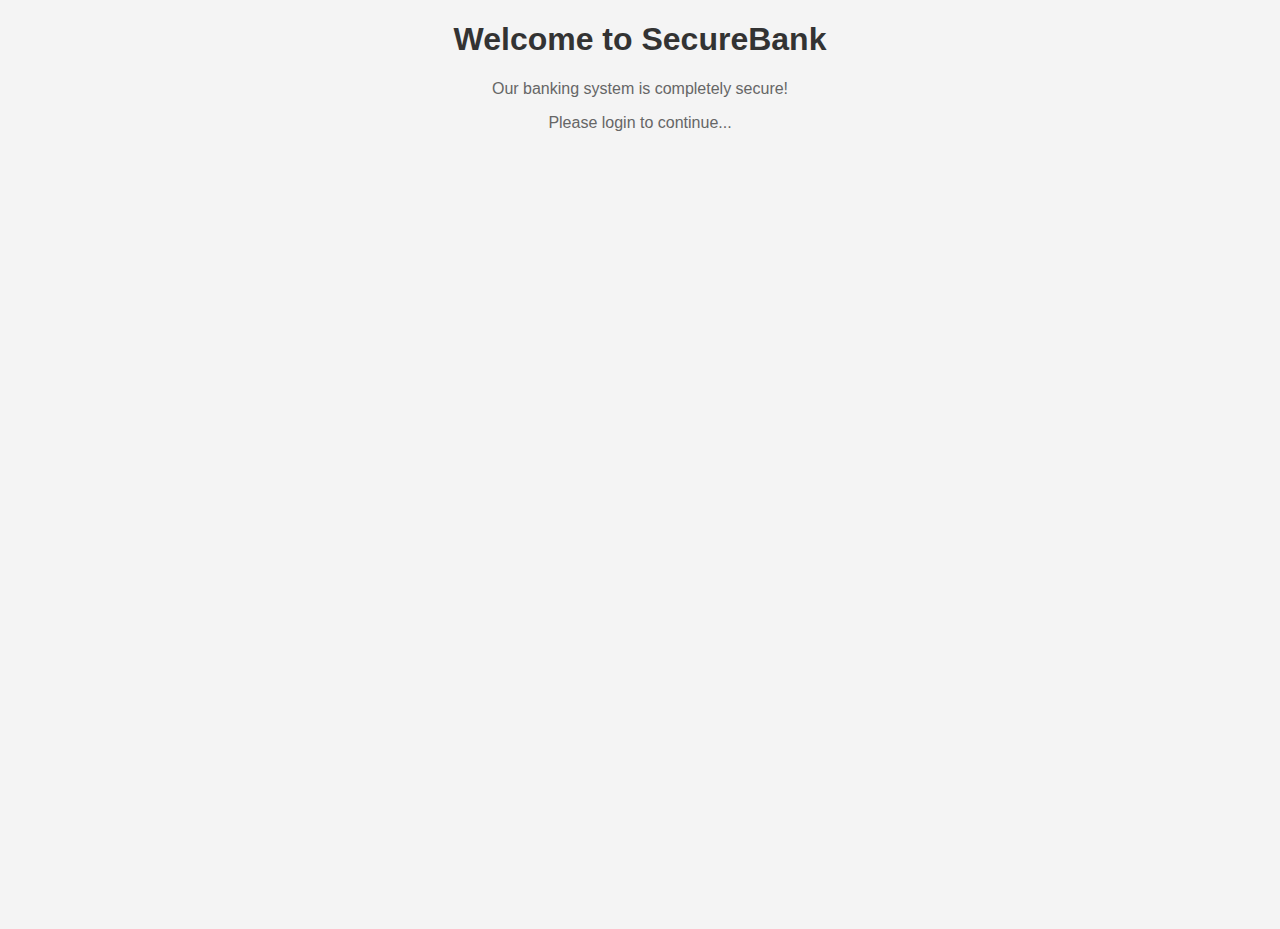
<file: 🤖/html/index.html>
<!DOCTYPE html>
<html>
<head>
    <title>Welcome to SecureBank</title>
    <meta charset="UTF-8">
    <link rel="stylesheet" type="text/css" href="styles.css">
</head>
<body>
    <h1>Welcome to SecureBank</h1>
    <p>Our banking system is completely secure!</p>
    <!-- FHFCTF{r0b07_4r3 (1/2) -->
    <p>Please login to continue...</p>
</body>
</html>
</file>
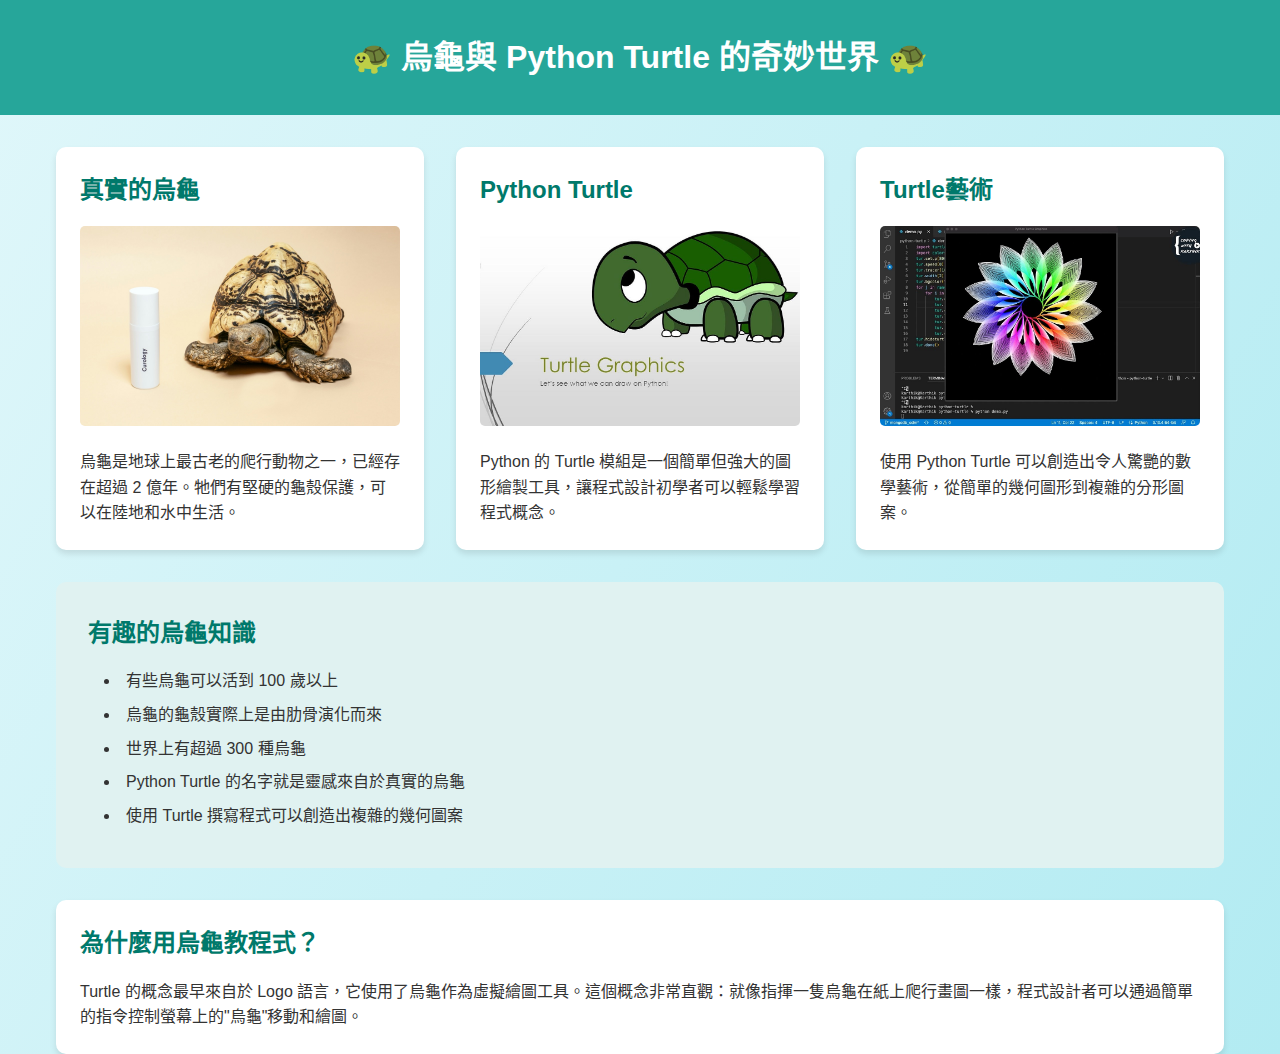
<file: Web/Turtle? but not useful/app/index.html>
<!DOCTYPE html>
<html lang="zh-TW">
<head>
    <meta charset="UTF-8">
    <meta name="viewport" content="width=device-width, initial-scale=1.0">
    <title>烏龜與 Python Turtle 的世界</title>
    <style>
        * {
            margin: 0;
            padding: 0;
            box-sizing: border-box;
        }

        body {
            font-family: Arial, sans-serif;
            line-height: 1.6;
            color: #333;
            background: linear-gradient(120deg, #e0f7fa, #b2ebf2);
            min-height: 100vh;
        }

        header {
            background-color: #26a69a;
            color: white;
            text-align: center;
            padding: 2rem;
            margin-bottom: 2rem;
        }

        .container {
            max-width: 1200px;
            margin: 0 auto;
            padding: 0 1rem;
        }

        .grid {
            display: grid;
            grid-template-columns: repeat(auto-fit, minmax(300px, 1fr));
            gap: 2rem;
            margin-bottom: 2rem;
        }

        .card {
            background: white;
            border-radius: 10px;
            padding: 1.5rem;
            box-shadow: 0 4px 6px rgba(0, 0, 0, 0.1);
            transition: transform 0.3s ease;
        }

        .card:hover {
            transform: translateY(-5px);
        }

        .card h2 {
            color: #00796b;
            margin-bottom: 1rem;
        }

        .card img {
            width: 100%;
            height: 200px;
            object-fit: cover;
            border-radius: 5px;
            margin-bottom: 1rem;
        }

        .fact-list {
            background: #e0f2f1;
            padding: 2rem;
            border-radius: 10px;
            margin: 2rem 0;
        }

        .fact-list h2 {
            color: #00796b;
            margin-bottom: 1rem;
        }

        .fact-list ul {
            list-style-position: inside;
            padding-left: 1rem;
        }

        .fact-list li {
            margin-bottom: 0.5rem;
        }

        footer {
            background: #004d40;
            color: white;
            text-align: center;
            padding: 1rem;
            margin-top: 2rem;
        }

        @media (max-width: 768px) {
            .grid {
                grid-template-columns: 1fr;
            }
        }
    </style>
</head>
<body>
    <header>
        <h1>🐢 烏龜與 Python Turtle 的奇妙世界 🐢</h1>
    </header>

    <div class="container">
        <div class="grid">
            <div class="card">
                <h2>真實的烏龜</h2>
                <img src="assets/01_70.jpeg" alt="真實烏龜的照片" />
                <p>烏龜是地球上最古老的爬行動物之一，已經存在超過 2 億年。牠們有堅硬的龜殼保護，可以在陸地和水中生活。</p>
            </div>

            <div class="card">
                <h2>Python Turtle</h2>
                <img src="assets/02_72.jpeg" alt="Python Turtle 範例" />
                <p>Python 的 Turtle 模組是一個簡單但強大的圖形繪製工具，讓程式設計初學者可以輕鬆學習程式概念。</p>
            </div>

            <div class="card">
                <h2>Turtle藝術</h2>
                <img src="assets/03_70.jpeg" alt="Turtle 繪製的藝術作品" />
                <p>使用 Python Turtle 可以創造出令人驚艷的數學藝術，從簡單的幾何圖形到複雜的分形圖案。</p>
            </div>
        </div>

        <div class="fact-list">
            <h2>有趣的烏龜知識</h2>
            <ul>
                <li>有些烏龜可以活到 100 歲以上</li>
                <li>烏龜的龜殼實際上是由肋骨演化而來</li>
                <li>世界上有超過 300 種烏龜</li>
                <li>Python Turtle 的名字就是靈感來自於真實的烏龜</li>
                <li>使用 Turtle 撰寫程式可以創造出複雜的幾何圖案</li>
            </ul>
        </div>

        <div class="card">
            <h2>為什麼用烏龜教程式？</h2>
            <p>Turtle 的概念最早來自於 Logo 語言，它使用了烏龜作為虛擬繪圖工具。這個概念非常直觀：就像指揮一隻烏龜在紙上爬行畫圖一樣，程式設計者可以通過簡單的指令控制螢幕上的"烏龜"移動和繪圖。</p>
        </div>
    </div>
</body>
</html>
</file>
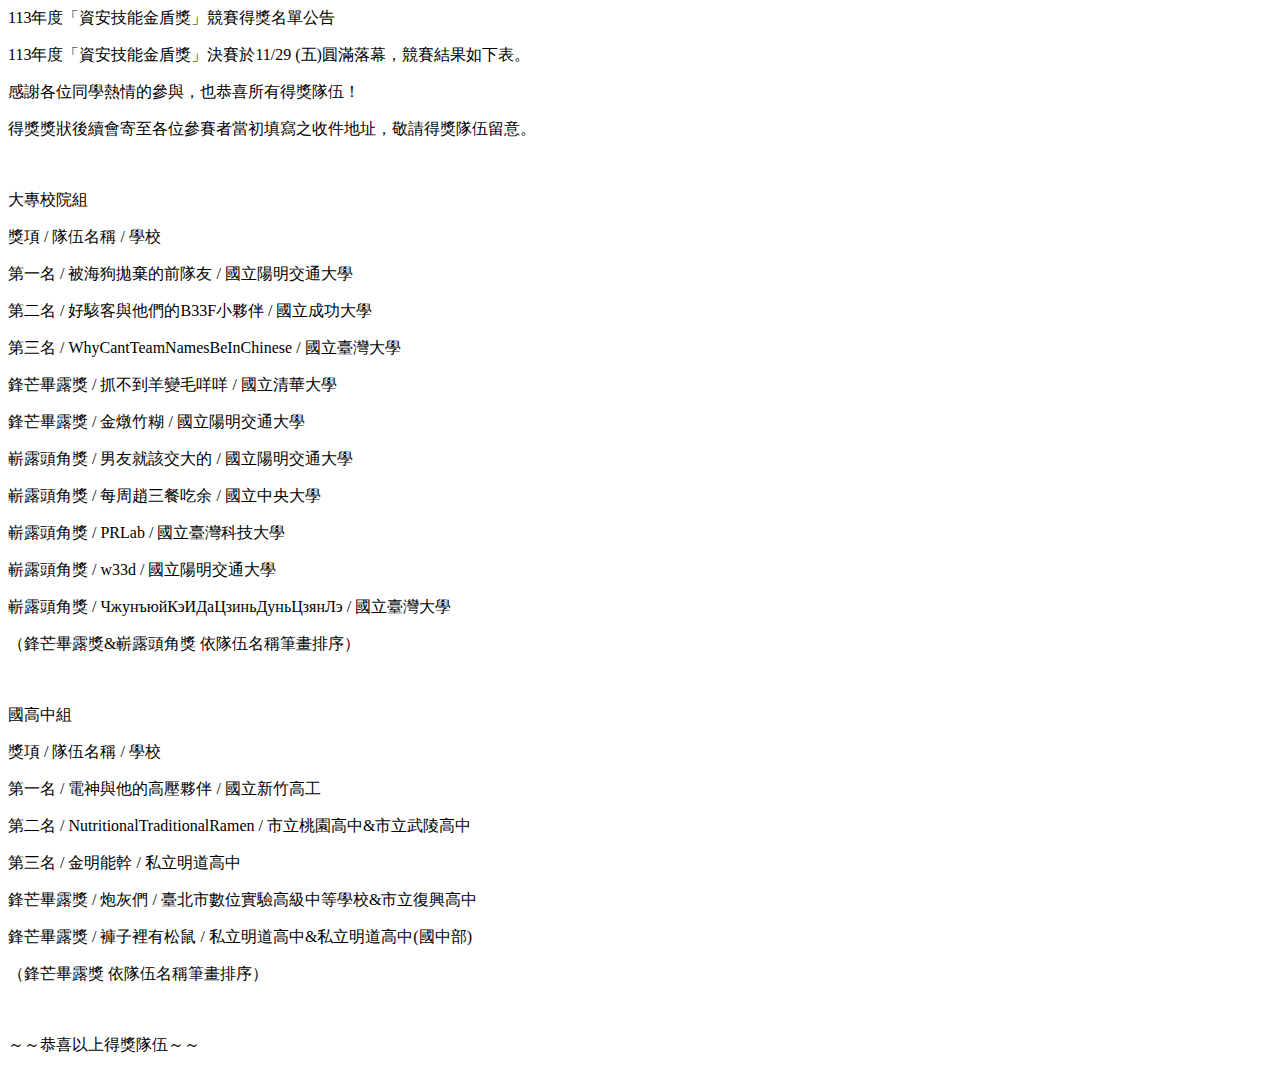
<file: CSC revenge/src/news_in_168.html>
<!DOCTYPE html>
<html lang="en">
<head>
  <meta charset="UTF-8">
  <meta name="viewport" content="width=device-width, initial-scale=1.0">
  <title>Document</title>
</head>
<body>
  <div class="News_InT">
    <div class="News_InTitle">
        113年度「資安技能金盾獎」競賽得獎名單公告
    </div>
    <div class="News_InHtml">
        <p class="MsoNormal"><span lang="EN-US">113</span><span style="font-family:&quot;新細明體&quot;,serif;
mso-ascii-font-family:Aptos;mso-ascii-theme-font:minor-latin;mso-fareast-theme-font:
minor-fareast;mso-hansi-font-family:Aptos;mso-hansi-theme-font:minor-latin">年度「資安技能金盾獎」決賽於</span><span lang="EN-US">11/29 (</span><span style="font-family:&quot;新細明體&quot;,serif;mso-ascii-font-family:
Aptos;mso-ascii-theme-font:minor-latin;mso-fareast-theme-font:minor-fareast;
mso-hansi-font-family:Aptos;mso-hansi-theme-font:minor-latin">五</span><span lang="EN-US">)</span><span style="font-family:&quot;新細明體&quot;,serif;mso-ascii-font-family:
Aptos;mso-ascii-theme-font:minor-latin;mso-fareast-theme-font:minor-fareast;
mso-hansi-font-family:Aptos;mso-hansi-theme-font:minor-latin">圓滿落幕，競賽結果如下表。</span><span lang="EN-US"><o:p></o:p></span></p><p class="MsoNormal"><span style="font-family:&quot;新細明體&quot;,serif;mso-ascii-font-family:
Aptos;mso-ascii-theme-font:minor-latin;mso-fareast-theme-font:minor-fareast;
mso-hansi-font-family:Aptos;mso-hansi-theme-font:minor-latin">感謝各位同學熱情的參與，也恭喜所有得獎隊伍！</span><span lang="EN-US"><o:p></o:p></span></p><p class="MsoNormal"><span style="font-family:&quot;新細明體&quot;,serif;mso-ascii-font-family:
Aptos;mso-ascii-theme-font:minor-latin;mso-fareast-theme-font:minor-fareast;
mso-hansi-font-family:Aptos;mso-hansi-theme-font:minor-latin">得獎獎狀後續會寄至各位參賽者當初填寫之收件地址，敬請得獎隊伍留意。</span><span lang="EN-US"><o:p></o:p></span></p><p class="MsoNormal"><span lang="EN-US">&nbsp;</span></p><p class="MsoNormal"><span style="font-family:&quot;新細明體&quot;,serif;mso-ascii-font-family:
Aptos;mso-ascii-theme-font:minor-latin;mso-fareast-theme-font:minor-fareast;
mso-hansi-font-family:Aptos;mso-hansi-theme-font:minor-latin">大專校院組</span><span lang="EN-US"><o:p></o:p></span></p><p class="MsoNormal"><span style="font-family:&quot;新細明體&quot;,serif;mso-ascii-font-family:
Aptos;mso-ascii-theme-font:minor-latin;mso-fareast-theme-font:minor-fareast;
mso-hansi-font-family:Aptos;mso-hansi-theme-font:minor-latin">獎項</span><span lang="EN-US"> / </span><span style="font-family:&quot;新細明體&quot;,serif;mso-ascii-font-family:
Aptos;mso-ascii-theme-font:minor-latin;mso-fareast-theme-font:minor-fareast;
mso-hansi-font-family:Aptos;mso-hansi-theme-font:minor-latin">隊伍名稱</span><span lang="EN-US"> / </span><span style="font-family:&quot;新細明體&quot;,serif;mso-ascii-font-family:
Aptos;mso-ascii-theme-font:minor-latin;mso-fareast-theme-font:minor-fareast;
mso-hansi-font-family:Aptos;mso-hansi-theme-font:minor-latin">學校</span><span lang="EN-US"><o:p></o:p></span></p><p class="MsoNormal"><span style="font-family:&quot;新細明體&quot;,serif;mso-ascii-font-family:
Aptos;mso-ascii-theme-font:minor-latin;mso-fareast-theme-font:minor-fareast;
mso-hansi-font-family:Aptos;mso-hansi-theme-font:minor-latin">第一名</span><span lang="EN-US"> / </span><span style="font-family:&quot;新細明體&quot;,serif;mso-ascii-font-family:
Aptos;mso-ascii-theme-font:minor-latin;mso-fareast-theme-font:minor-fareast;
mso-hansi-font-family:Aptos;mso-hansi-theme-font:minor-latin">被海狗拋棄的前隊友</span> <span lang="EN-US">/ </span><span style="font-family:&quot;新細明體&quot;,serif;mso-ascii-font-family:
Aptos;mso-ascii-theme-font:minor-latin;mso-fareast-theme-font:minor-fareast;
mso-hansi-font-family:Aptos;mso-hansi-theme-font:minor-latin">國立陽明交通大學</span><span lang="EN-US"><o:p></o:p></span></p><p class="MsoNormal"><span style="font-family:&quot;新細明體&quot;,serif;mso-ascii-font-family:
Aptos;mso-ascii-theme-font:minor-latin;mso-fareast-theme-font:minor-fareast;
mso-hansi-font-family:Aptos;mso-hansi-theme-font:minor-latin">第二名</span><span lang="EN-US"> / </span><span style="font-family:&quot;新細明體&quot;,serif;mso-ascii-font-family:
Aptos;mso-ascii-theme-font:minor-latin;mso-fareast-theme-font:minor-fareast;
mso-hansi-font-family:Aptos;mso-hansi-theme-font:minor-latin">好駭客與他們的</span><span lang="EN-US">B33F</span><span style="font-family:&quot;新細明體&quot;,serif;mso-ascii-font-family:
Aptos;mso-ascii-theme-font:minor-latin;mso-fareast-theme-font:minor-fareast;
mso-hansi-font-family:Aptos;mso-hansi-theme-font:minor-latin">小夥伴</span> <span lang="EN-US">/ </span><span style="font-family:&quot;新細明體&quot;,serif;mso-ascii-font-family:
Aptos;mso-ascii-theme-font:minor-latin;mso-fareast-theme-font:minor-fareast;
mso-hansi-font-family:Aptos;mso-hansi-theme-font:minor-latin">國立成功大學</span><span lang="EN-US"><o:p></o:p></span></p><p class="MsoNormal"><span style="font-family:&quot;新細明體&quot;,serif;mso-ascii-font-family:
Aptos;mso-ascii-theme-font:minor-latin;mso-fareast-theme-font:minor-fareast;
mso-hansi-font-family:Aptos;mso-hansi-theme-font:minor-latin">第三名</span><span lang="EN-US"> / WhyCantTeamNamesBeInChinese / </span><span style="font-family:
&quot;新細明體&quot;,serif;mso-ascii-font-family:Aptos;mso-ascii-theme-font:minor-latin;
mso-fareast-theme-font:minor-fareast;mso-hansi-font-family:Aptos;mso-hansi-theme-font:
minor-latin">國立臺灣大學</span><span lang="EN-US"><o:p></o:p></span></p><p class="MsoNormal"><span style="font-family:&quot;新細明體&quot;,serif;mso-ascii-font-family:
Aptos;mso-ascii-theme-font:minor-latin;mso-fareast-theme-font:minor-fareast;
mso-hansi-font-family:Aptos;mso-hansi-theme-font:minor-latin">鋒芒畢露獎</span><span lang="EN-US"> / </span><span style="font-family:&quot;新細明體&quot;,serif;mso-ascii-font-family:
Aptos;mso-ascii-theme-font:minor-latin;mso-fareast-theme-font:minor-fareast;
mso-hansi-font-family:Aptos;mso-hansi-theme-font:minor-latin">抓不到羊變毛咩咩</span> <span lang="EN-US">/ </span><span style="font-family:&quot;新細明體&quot;,serif;mso-ascii-font-family:
Aptos;mso-ascii-theme-font:minor-latin;mso-fareast-theme-font:minor-fareast;
mso-hansi-font-family:Aptos;mso-hansi-theme-font:minor-latin">國立清華大學</span><span lang="EN-US"><o:p></o:p></span></p><p class="MsoNormal"><span style="font-family:&quot;新細明體&quot;,serif;mso-ascii-font-family:
Aptos;mso-ascii-theme-font:minor-latin;mso-fareast-theme-font:minor-fareast;
mso-hansi-font-family:Aptos;mso-hansi-theme-font:minor-latin">鋒芒畢露獎</span><span lang="EN-US"> / </span><span style="font-family:&quot;新細明體&quot;,serif;mso-ascii-font-family:
Aptos;mso-ascii-theme-font:minor-latin;mso-fareast-theme-font:minor-fareast;
mso-hansi-font-family:Aptos;mso-hansi-theme-font:minor-latin">金燉竹糊</span> <span lang="EN-US">/ </span><span style="font-family:&quot;新細明體&quot;,serif;mso-ascii-font-family:
Aptos;mso-ascii-theme-font:minor-latin;mso-fareast-theme-font:minor-fareast;
mso-hansi-font-family:Aptos;mso-hansi-theme-font:minor-latin">國立陽明交通大學</span><span lang="EN-US"><o:p></o:p></span></p><p class="MsoNormal"><span style="font-family:&quot;新細明體&quot;,serif;mso-ascii-font-family:
Aptos;mso-ascii-theme-font:minor-latin;mso-fareast-theme-font:minor-fareast;
mso-hansi-font-family:Aptos;mso-hansi-theme-font:minor-latin">嶄露頭角獎</span><span lang="EN-US"> / </span><span style="font-family:&quot;新細明體&quot;,serif;mso-ascii-font-family:
Aptos;mso-ascii-theme-font:minor-latin;mso-fareast-theme-font:minor-fareast;
mso-hansi-font-family:Aptos;mso-hansi-theme-font:minor-latin">男友就該交大的</span> <span lang="EN-US">/ </span><span style="font-family:&quot;新細明體&quot;,serif;mso-ascii-font-family:
Aptos;mso-ascii-theme-font:minor-latin;mso-fareast-theme-font:minor-fareast;
mso-hansi-font-family:Aptos;mso-hansi-theme-font:minor-latin">國立陽明交通大學</span><span lang="EN-US"><o:p></o:p></span></p><p class="MsoNormal"><span style="font-family:&quot;新細明體&quot;,serif;mso-ascii-font-family:
Aptos;mso-ascii-theme-font:minor-latin;mso-fareast-theme-font:minor-fareast;
mso-hansi-font-family:Aptos;mso-hansi-theme-font:minor-latin">嶄露頭角獎</span><span lang="EN-US"> / </span><span style="font-family:&quot;新細明體&quot;,serif;mso-ascii-font-family:
Aptos;mso-ascii-theme-font:minor-latin;mso-fareast-theme-font:minor-fareast;
mso-hansi-font-family:Aptos;mso-hansi-theme-font:minor-latin">每周趙三餐吃余</span> <span lang="EN-US">/ </span><span style="font-family:&quot;新細明體&quot;,serif;mso-ascii-font-family:
Aptos;mso-ascii-theme-font:minor-latin;mso-fareast-theme-font:minor-fareast;
mso-hansi-font-family:Aptos;mso-hansi-theme-font:minor-latin">國立中央大學</span><span lang="EN-US"><o:p></o:p></span></p><p class="MsoNormal"><span style="font-family:&quot;新細明體&quot;,serif;mso-ascii-font-family:
Aptos;mso-ascii-theme-font:minor-latin;mso-fareast-theme-font:minor-fareast;
mso-hansi-font-family:Aptos;mso-hansi-theme-font:minor-latin">嶄露頭角獎</span><span lang="EN-US"> / PRLab / </span><span style="font-family:&quot;新細明體&quot;,serif;mso-ascii-font-family:
Aptos;mso-ascii-theme-font:minor-latin;mso-fareast-theme-font:minor-fareast;
mso-hansi-font-family:Aptos;mso-hansi-theme-font:minor-latin">國立臺灣科技大學</span><span lang="EN-US"><o:p></o:p></span></p><p class="MsoNormal"><span style="font-family:&quot;新細明體&quot;,serif;mso-ascii-font-family:
Aptos;mso-ascii-theme-font:minor-latin;mso-fareast-theme-font:minor-fareast;
mso-hansi-font-family:Aptos;mso-hansi-theme-font:minor-latin">嶄露頭角獎</span><span lang="EN-US"> / w33d / </span><span style="font-family:&quot;新細明體&quot;,serif;mso-ascii-font-family:
Aptos;mso-ascii-theme-font:minor-latin;mso-fareast-theme-font:minor-fareast;
mso-hansi-font-family:Aptos;mso-hansi-theme-font:minor-latin">國立陽明交通大學</span><span lang="EN-US"><o:p></o:p></span></p><p class="MsoNormal"><span style="font-family:&quot;新細明體&quot;,serif;mso-ascii-font-family:
Aptos;mso-ascii-theme-font:minor-latin;mso-fareast-theme-font:minor-fareast;
mso-hansi-font-family:Aptos;mso-hansi-theme-font:minor-latin">嶄露頭角獎</span><span lang="EN-US"> / ЧжунъюйКэИДаЦзиньДуньЦзянЛэ / </span><span style="font-family:
&quot;新細明體&quot;,serif;mso-ascii-font-family:Aptos;mso-ascii-theme-font:minor-latin;
mso-fareast-theme-font:minor-fareast;mso-hansi-font-family:Aptos;mso-hansi-theme-font:
minor-latin">國立臺灣大學</span><span lang="EN-US"><o:p></o:p></span></p><p class="MsoNormal"><span style="font-family:&quot;新細明體&quot;,serif;mso-ascii-font-family:
Aptos;mso-ascii-theme-font:minor-latin;mso-fareast-theme-font:minor-fareast;
mso-hansi-font-family:Aptos;mso-hansi-theme-font:minor-latin">（鋒芒畢露獎</span><span lang="EN-US">&amp;</span><span style="font-family:&quot;新細明體&quot;,serif;mso-ascii-font-family:
Aptos;mso-ascii-theme-font:minor-latin;mso-fareast-theme-font:minor-fareast;
mso-hansi-font-family:Aptos;mso-hansi-theme-font:minor-latin">嶄露頭角獎</span> <span style="font-family:&quot;新細明體&quot;,serif;mso-ascii-font-family:Aptos;mso-ascii-theme-font:
minor-latin;mso-fareast-theme-font:minor-fareast;mso-hansi-font-family:Aptos;
mso-hansi-theme-font:minor-latin">依隊伍名稱筆畫排序）</span><span lang="EN-US"><o:p></o:p></span></p><p class="MsoNormal"><span lang="EN-US">&nbsp;<o:p></o:p></span></p><p class="MsoNormal"><span style="font-family:&quot;新細明體&quot;,serif;mso-ascii-font-family:
Aptos;mso-ascii-theme-font:minor-latin;mso-fareast-theme-font:minor-fareast;
mso-hansi-font-family:Aptos;mso-hansi-theme-font:minor-latin">國高中組</span><span lang="EN-US"><o:p></o:p></span></p><p class="MsoNormal"><span style="font-family:&quot;新細明體&quot;,serif;mso-ascii-font-family:
Aptos;mso-ascii-theme-font:minor-latin;mso-fareast-theme-font:minor-fareast;
mso-hansi-font-family:Aptos;mso-hansi-theme-font:minor-latin">獎項</span><span lang="EN-US"> / </span><span style="font-family:&quot;新細明體&quot;,serif;mso-ascii-font-family:
Aptos;mso-ascii-theme-font:minor-latin;mso-fareast-theme-font:minor-fareast;
mso-hansi-font-family:Aptos;mso-hansi-theme-font:minor-latin">隊伍名稱</span><span lang="EN-US"> / </span><span style="font-family:&quot;新細明體&quot;,serif;mso-ascii-font-family:
Aptos;mso-ascii-theme-font:minor-latin;mso-fareast-theme-font:minor-fareast;
mso-hansi-font-family:Aptos;mso-hansi-theme-font:minor-latin">學校</span><span lang="EN-US"><o:p></o:p></span></p><p class="MsoNormal"><span style="font-family:&quot;新細明體&quot;,serif;mso-ascii-font-family:
Aptos;mso-ascii-theme-font:minor-latin;mso-fareast-theme-font:minor-fareast;
mso-hansi-font-family:Aptos;mso-hansi-theme-font:minor-latin">第一名</span><span lang="EN-US"> / </span><span style="font-family:&quot;新細明體&quot;,serif;mso-ascii-font-family:
Aptos;mso-ascii-theme-font:minor-latin;mso-fareast-theme-font:minor-fareast;
mso-hansi-font-family:Aptos;mso-hansi-theme-font:minor-latin">電神與他的高壓夥伴</span><span lang="EN-US"> / </span><span style="font-family:&quot;新細明體&quot;,serif;mso-ascii-font-family:
Aptos;mso-ascii-theme-font:minor-latin;mso-fareast-theme-font:minor-fareast;
mso-hansi-font-family:Aptos;mso-hansi-theme-font:minor-latin">國立新竹高工</span></p><p class="MsoNormal"><span style="font-family:&quot;新細明體&quot;,serif;mso-ascii-font-family:
Aptos;mso-ascii-theme-font:minor-latin;mso-fareast-theme-font:minor-fareast;
mso-hansi-font-family:Aptos;mso-hansi-theme-font:minor-latin">第二名</span><span lang="EN-US"> / NutritionalTraditionalRamen / </span><span style="font-family:
&quot;新細明體&quot;,serif;mso-ascii-font-family:Aptos;mso-ascii-theme-font:minor-latin;
mso-fareast-theme-font:minor-fareast;mso-hansi-font-family:Aptos;mso-hansi-theme-font:
minor-latin">市立桃園高中</span><span lang="EN-US">&amp;</span><span style="font-family:
&quot;新細明體&quot;,serif;mso-ascii-font-family:Aptos;mso-ascii-theme-font:minor-latin;
mso-fareast-theme-font:minor-fareast;mso-hansi-font-family:Aptos;mso-hansi-theme-font:
minor-latin">市立武陵高中</span><span lang="EN-US"><o:p></o:p></span></p><p class="MsoNormal"><span style="font-family:&quot;新細明體&quot;,serif;mso-ascii-font-family:
Aptos;mso-ascii-theme-font:minor-latin;mso-fareast-theme-font:minor-fareast;
mso-hansi-font-family:Aptos;mso-hansi-theme-font:minor-latin">第三名</span><span lang="EN-US"> / </span><span style="font-family:&quot;新細明體&quot;,serif;mso-ascii-font-family:
Aptos;mso-ascii-theme-font:minor-latin;mso-fareast-theme-font:minor-fareast;
mso-hansi-font-family:Aptos;mso-hansi-theme-font:minor-latin">金明能幹</span> <span lang="EN-US">/ </span><span style="font-family:&quot;新細明體&quot;,serif;mso-ascii-font-family:
Aptos;mso-ascii-theme-font:minor-latin;mso-fareast-theme-font:minor-fareast;
mso-hansi-font-family:Aptos;mso-hansi-theme-font:minor-latin">私立明道高中</span><span lang="EN-US"><o:p></o:p></span></p><p class="MsoNormal"><span style="font-family:&quot;新細明體&quot;,serif;mso-ascii-font-family:
Aptos;mso-ascii-theme-font:minor-latin;mso-fareast-theme-font:minor-fareast;
mso-hansi-font-family:Aptos;mso-hansi-theme-font:minor-latin">鋒芒畢露獎</span><span lang="EN-US"> / </span><span style="font-family:&quot;新細明體&quot;,serif;mso-ascii-font-family:
Aptos;mso-ascii-theme-font:minor-latin;mso-fareast-theme-font:minor-fareast;
mso-hansi-font-family:Aptos;mso-hansi-theme-font:minor-latin">炮灰們</span> <span lang="EN-US">/ </span><span style="font-family:&quot;新細明體&quot;,serif;mso-ascii-font-family:
Aptos;mso-ascii-theme-font:minor-latin;mso-fareast-theme-font:minor-fareast;
mso-hansi-font-family:Aptos;mso-hansi-theme-font:minor-latin">臺北市數位實驗高級中等學校</span><span lang="EN-US">&amp;</span><span style="font-family:&quot;新細明體&quot;,serif;mso-ascii-font-family:
Aptos;mso-ascii-theme-font:minor-latin;mso-fareast-theme-font:minor-fareast;
mso-hansi-font-family:Aptos;mso-hansi-theme-font:minor-latin">市立復興高中</span><span lang="EN-US"><o:p></o:p></span></p><p class="MsoNormal"><span style="font-family:&quot;新細明體&quot;,serif;mso-ascii-font-family:
Aptos;mso-ascii-theme-font:minor-latin;mso-fareast-theme-font:minor-fareast;
mso-hansi-font-family:Aptos;mso-hansi-theme-font:minor-latin">鋒芒畢露獎</span><span lang="EN-US"> / </span><span style="font-family:&quot;新細明體&quot;,serif;mso-ascii-font-family:
Aptos;mso-ascii-theme-font:minor-latin;mso-fareast-theme-font:minor-fareast;
mso-hansi-font-family:Aptos;mso-hansi-theme-font:minor-latin">褲子裡有松鼠</span> <span lang="EN-US">/ </span><span style="font-family:&quot;新細明體&quot;,serif;mso-ascii-font-family:
Aptos;mso-ascii-theme-font:minor-latin;mso-fareast-theme-font:minor-fareast;
mso-hansi-font-family:Aptos;mso-hansi-theme-font:minor-latin">私立明道高中</span><span lang="EN-US">&amp;</span><span style="font-family:&quot;新細明體&quot;,serif;mso-ascii-font-family:
Aptos;mso-ascii-theme-font:minor-latin;mso-fareast-theme-font:minor-fareast;
mso-hansi-font-family:Aptos;mso-hansi-theme-font:minor-latin">私立明道高中</span><span lang="EN-US">(</span><span style="font-family:&quot;新細明體&quot;,serif;mso-ascii-font-family:
Aptos;mso-ascii-theme-font:minor-latin;mso-fareast-theme-font:minor-fareast;
mso-hansi-font-family:Aptos;mso-hansi-theme-font:minor-latin">國中部</span><span lang="EN-US">)<o:p></o:p></span></p><p class="MsoNormal"><span style="font-family:&quot;新細明體&quot;,serif;mso-ascii-font-family:
Aptos;mso-ascii-theme-font:minor-latin;mso-fareast-theme-font:minor-fareast;
mso-hansi-font-family:Aptos;mso-hansi-theme-font:minor-latin">（鋒芒畢露獎</span> <span style="font-family:&quot;新細明體&quot;,serif;mso-ascii-font-family:Aptos;mso-ascii-theme-font:
minor-latin;mso-fareast-theme-font:minor-fareast;mso-hansi-font-family:Aptos;
mso-hansi-theme-font:minor-latin">依隊伍名稱筆畫排序）</span><span lang="EN-US"><o:p></o:p></span></p><p class="MsoNormal"><span lang="EN-US">&nbsp;<o:p></o:p></span></p><p>





















































</p><p class="MsoNormal"><span style="font-family:&quot;新細明體&quot;,serif;mso-ascii-font-family:
Aptos;mso-ascii-theme-font:minor-latin;mso-fareast-theme-font:minor-fareast;
mso-hansi-font-family:Aptos;mso-hansi-theme-font:minor-latin">～～恭喜以上得獎隊伍～～</span><span lang="EN-US"><o:p></o:p></span></p>
    </div>
</div>
  </body>
</file>
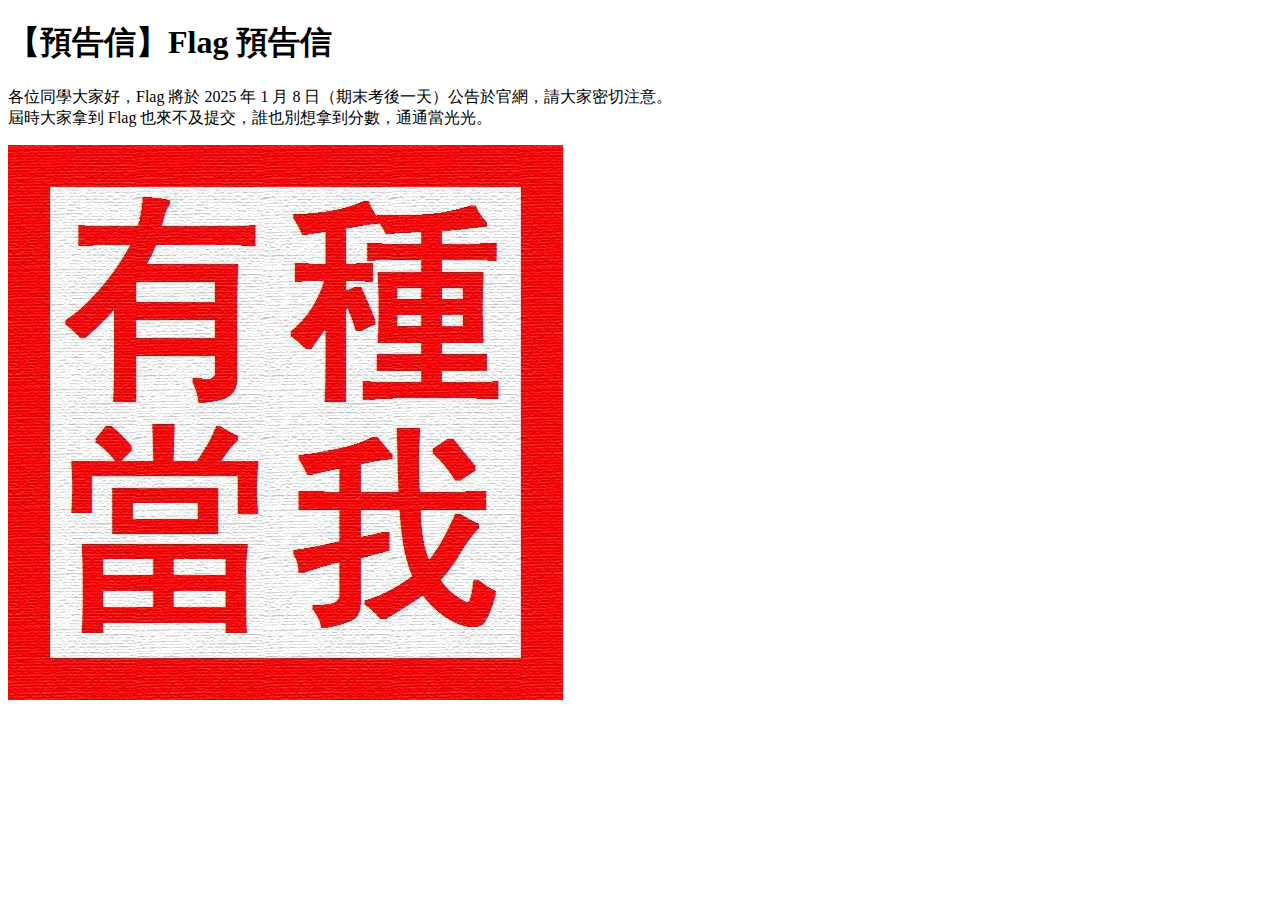
<file: CSC revenge/src/news_in_170.html>
<!DOCTYPE html>
<html lang="en">
<head>
  <meta charset="UTF-8">
  <meta name="viewport" content="width=device-width, initial-scale=1.0">
  <title>Document</title>
</head>
<body>
  <div class="News_InT">
    <div class="News_InTitle">
        <h1>【預告信】Flag 預告信</h1>
    </div>
    <p>
      各位同學大家好，Flag 將於 2025 年 1 月 8 日（期末考後一天）公告於官網，請大家密切注意。<br/>
      屆時大家拿到 Flag 也來不及提交，誰也別想拿到分數，通通當光光。
    </p>

    <img src="image.png"/>
  </div>
</body>
</file>
<file: 🤖/html/styles.css>
body {
    font-family: Arial, sans-serif;
    background-color: #f4f4f4;
    justify-content: center;
    align-items: center;
    height: 100vh;
}

h1 {
    color: #333;
    text-align: center;
}

p {
    color: #666;
    text-align: center;
}
</file>
